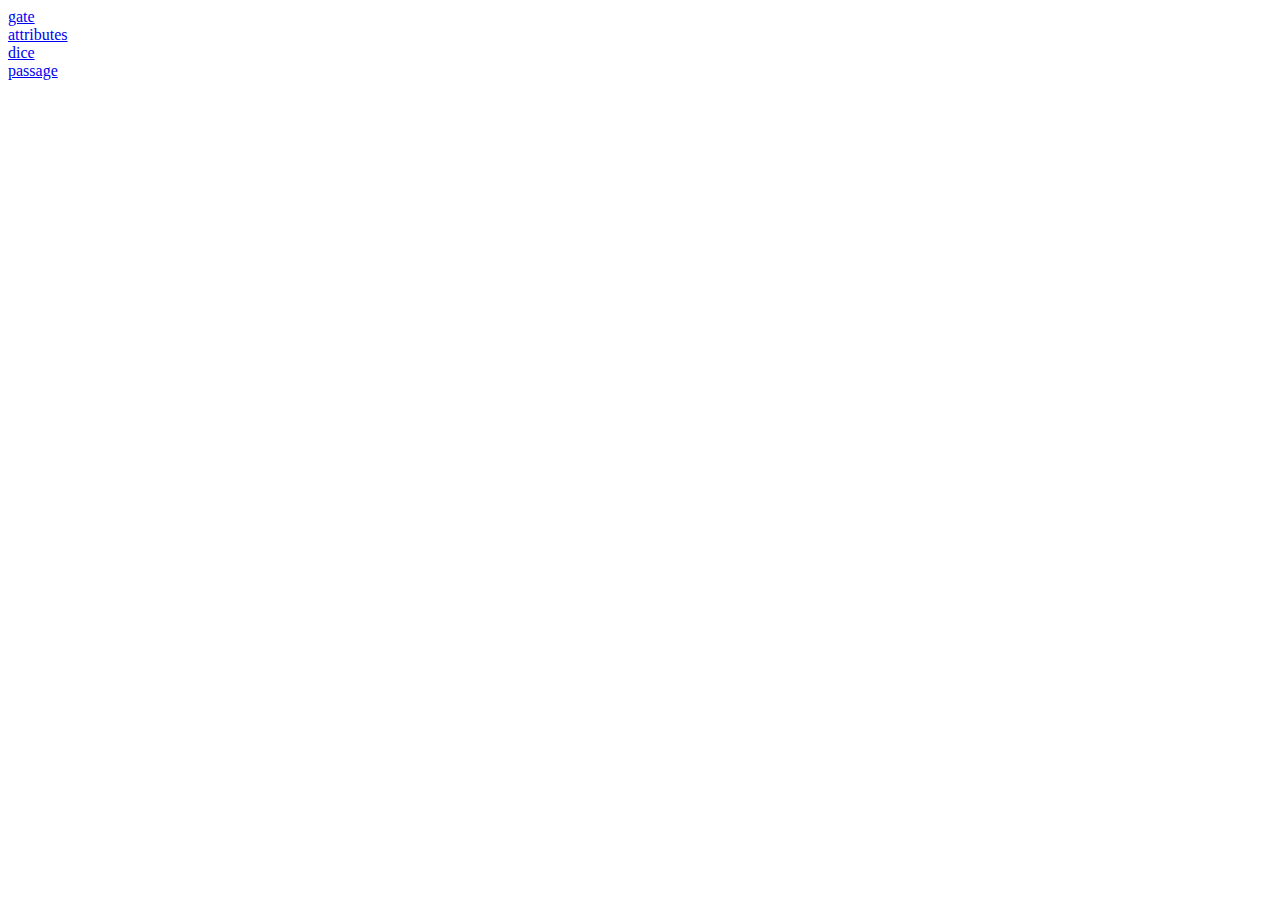
<file: index.html>
<!DOCTYPE html>
<html>

<body>
    <a href="gate.html">gate</a><br>
    <a href="attributes.html">attributes</a><br>
    <a href="dice.html">dice</a><br>
    <a href="passage.html">passage</a><br>
</body>
</file>
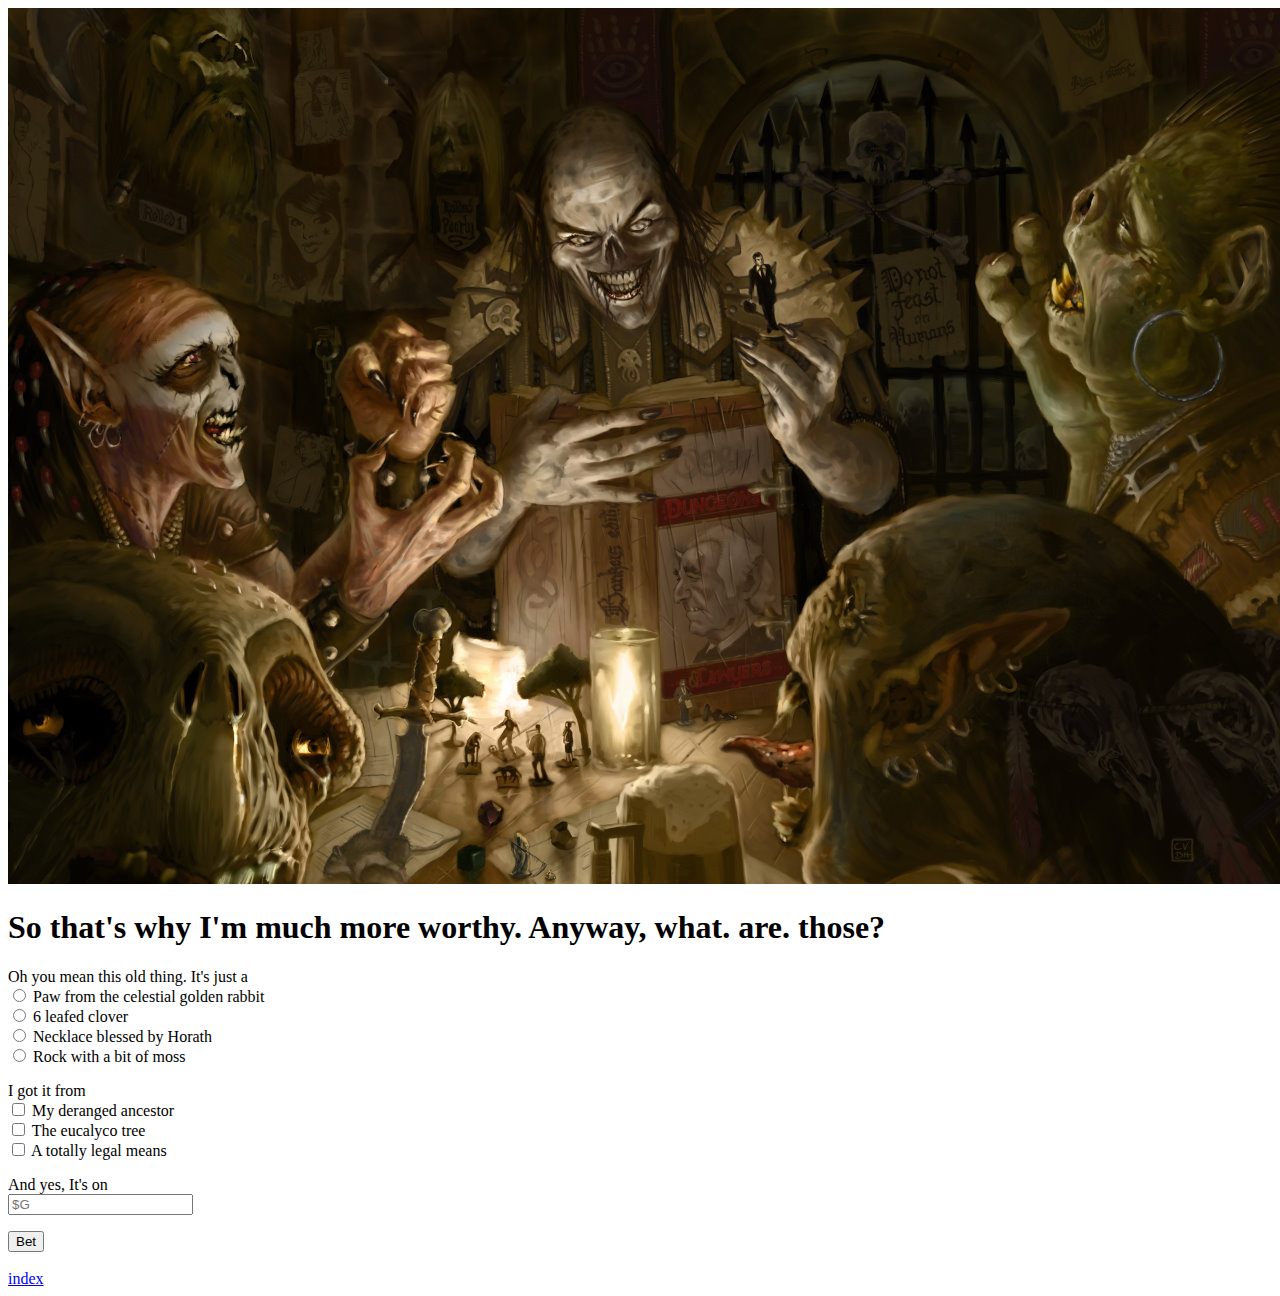
<file: attributes.html>
<!DOCTYPE html>
<html>

<head>
    <title>
        Meandering...
    </title>
    <link href="style.css" rel="stylesheet" type="text/css">
</head>

<body>
    <img src="picture/tavern.jpg" class="image">
    <h1>
        So that's why I'm much more worthy. Anyway, what. are. those?
    </h1>
    <script src="function.js">
    </script>
    <form action="dice.html" id="formAttributes">
        <p>Oh you mean this old thing. It's just a <br>
            <input type="radio" name="luck" value="1"> Paw from the celestial golden rabbit <br>
            <input type="radio" name="luck" value="2"> 6 leafed clover <br>
            <input type="radio" name="luck" value="1"> Necklace blessed by Horath <br>
            <input type="radio" name="luck" value="2"> Rock with a bit of moss <br>
        </p>

        <p>I got it from <br>
            <input type="checkbox" name="dexterity" value="1"> My deranged ancestor <br>
            <input type="checkbox" name="dexterity" value="2"> The eucalyco tree <br>
            <input type="checkbox" name="dexterity" value="3"> A totally legal means <br>
        </p>

        <p>And yes, It's on<br>
            <input type="number" placeholder="$G">
        </p>

        <div>
            <input type="submit" value="Bet" onclick="calculate()">
        </div>
    </form><br>

    <a href="index.html">index</a>
</body>

</html>
</file>
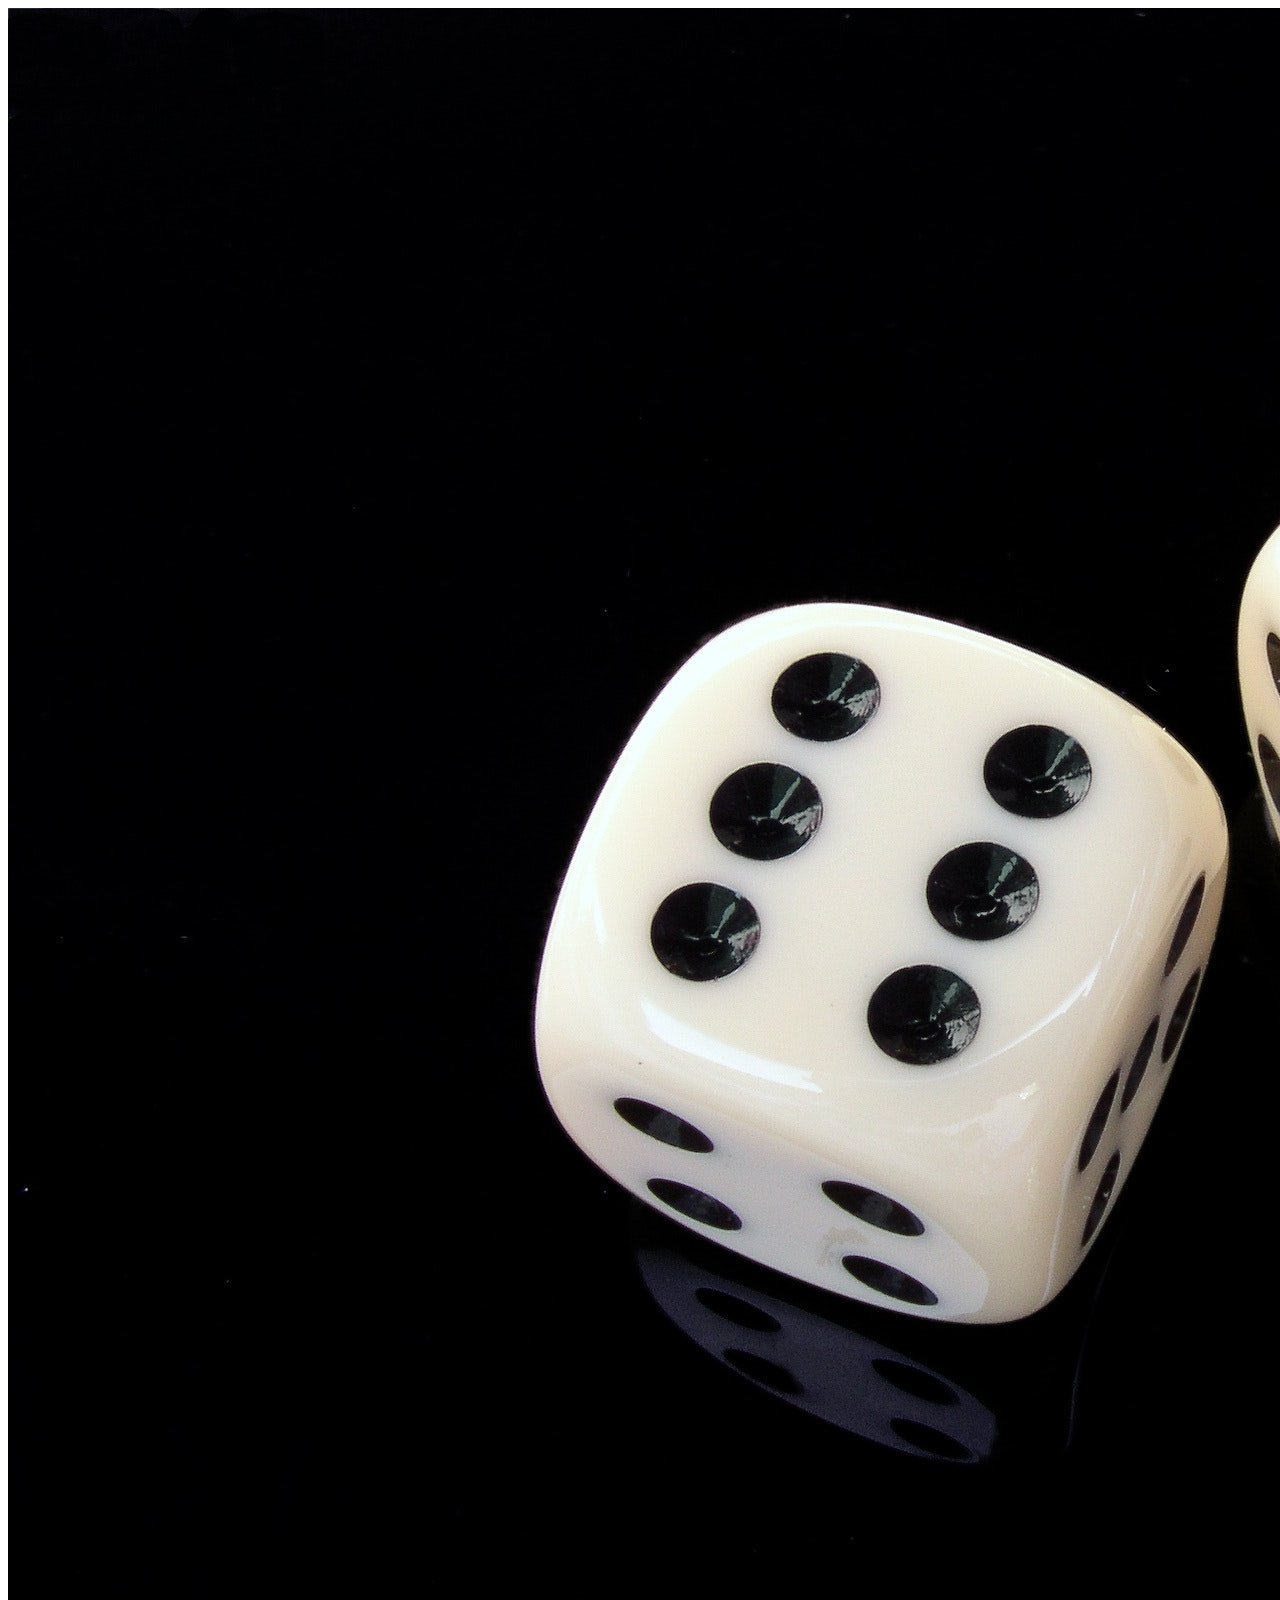
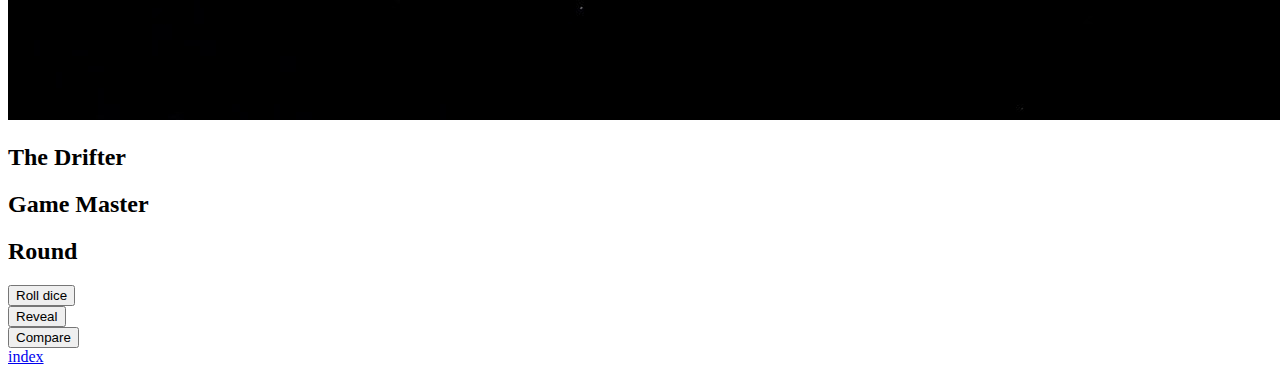
<file: dice.html>
<!DOCTYPE html>
<html>

<head>
    <title>
        Game on!
    </title>
    <link href="style.css" rel="stylesheet" type="text/css">
</head>

<body>
    <img src="picture/dice.jpg" class="image">
    <h2>
        The Drifter
    </h2>
    <p id="playerRoll">

    </p>

    <h2>
        Game Master
    </h2>
    <p id="hostRoll">
    
    </p>

    <h2>
        Round
    </h2>
    <p id="resultRoll">

    </p>

    <script src="function.js">
    </script>
    <button class="button" onclick="diceRoll()">Roll dice</button><br>
    <button class="button" onclick="reveal()">Reveal</button><br>
    <button class="button" onclick="compare()">Compare</button><br>
    
    <div>
        <a href="index.html">index</a>
    </div>  
</body>
</file>
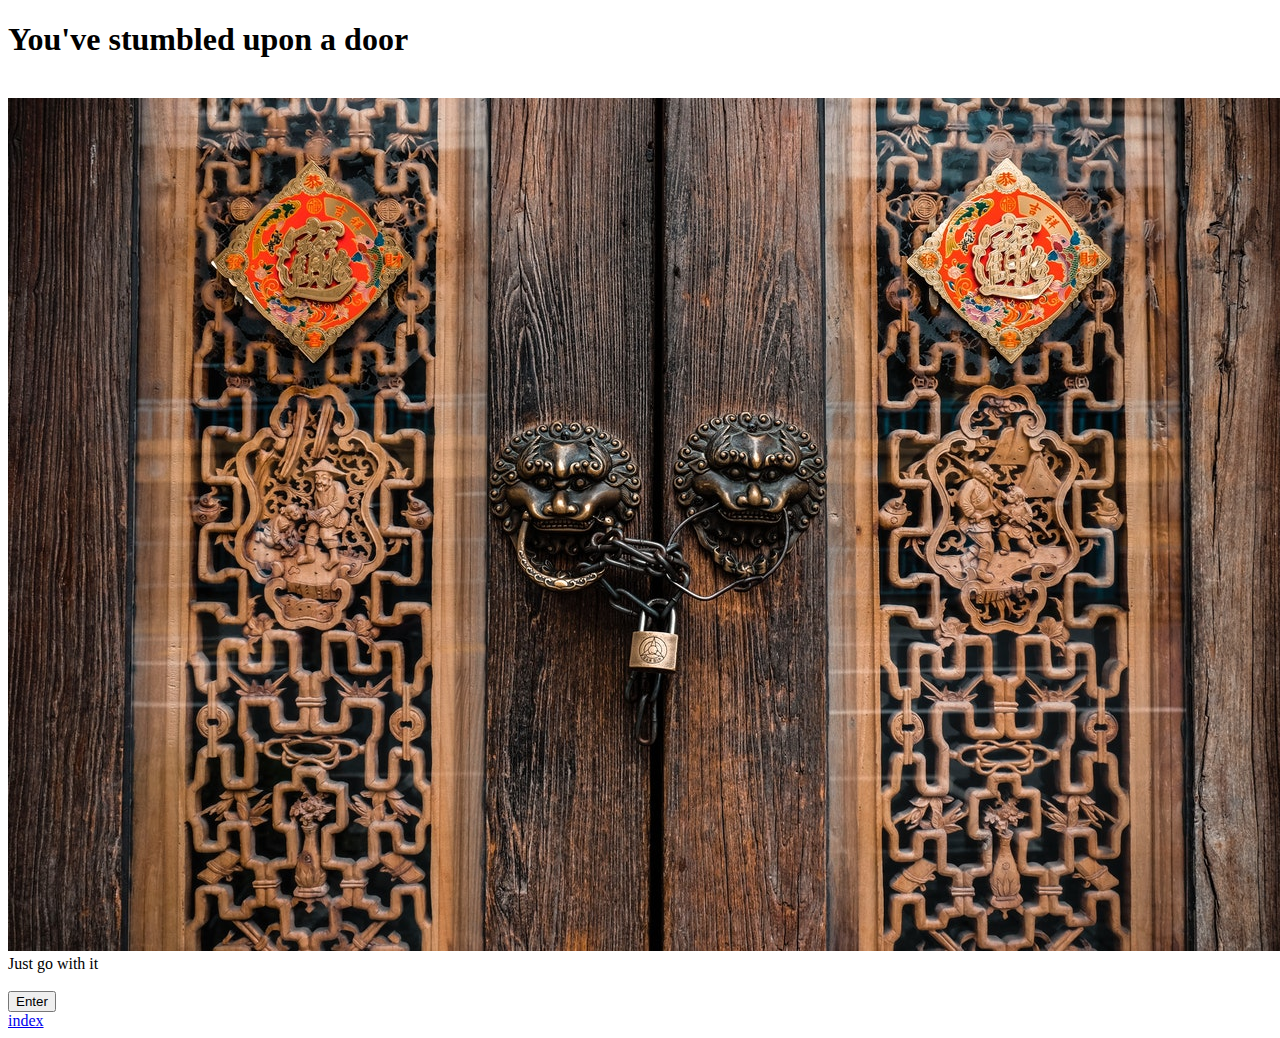
<file: gate.html>
<!DOCTYPE html>
<html>

<head>
    <title>
        Choice equals value
    </title>
    <link href="style.css" rel="stylesheet" type="text/css">
</head>

<body>
    <h1>
        You've stumbled upon a door 
    </h1> <br>
    <img src="picture/gate.jpg" class="image">
    <div>
        Just go with it
    </div> <br>
        
    <a href="attributes.html"><button class="button">Enter</button></a><br>
    <a href="index.html">index</a>
</body>
</file>
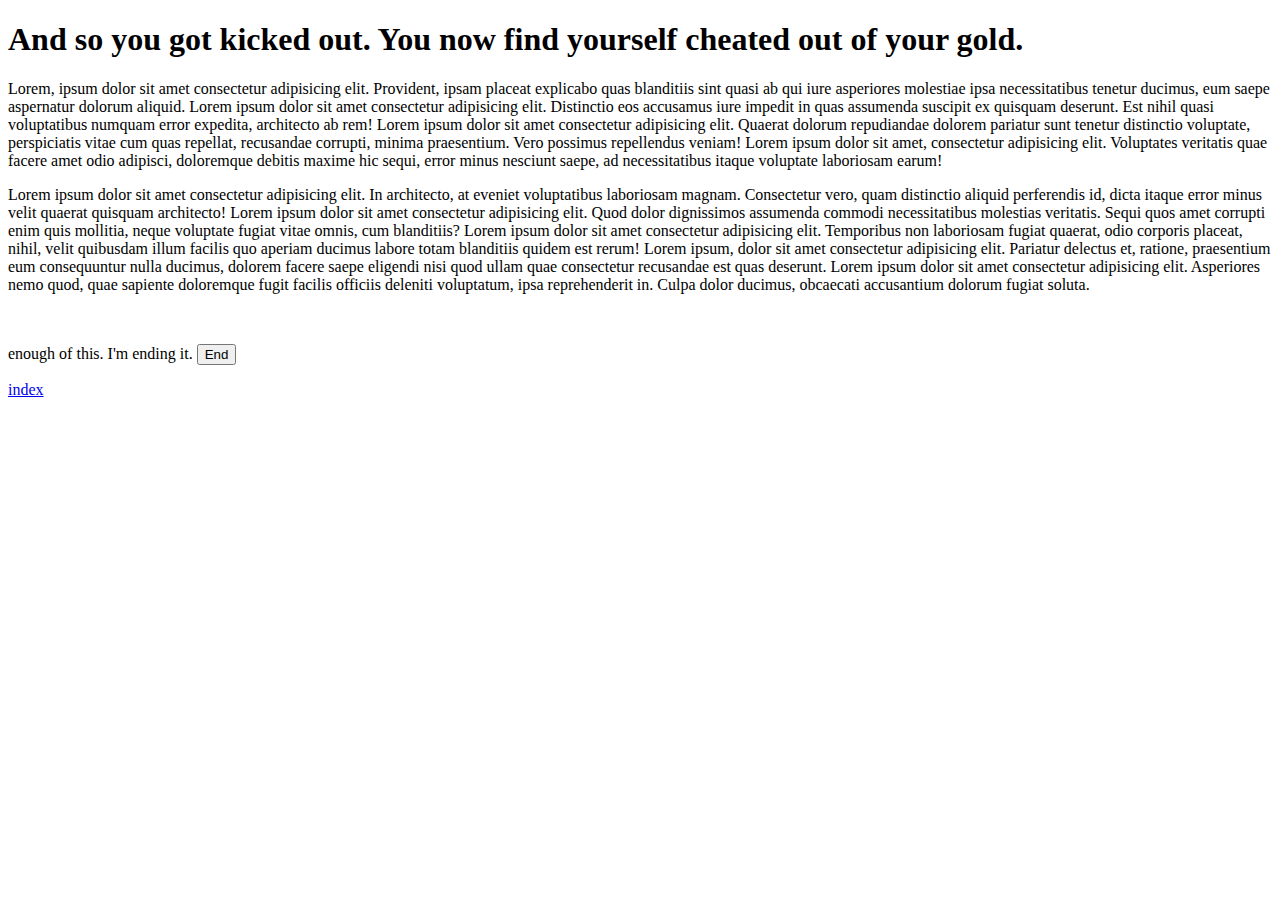
<file: passage.html>
<!DOCTYPE html>
<html>

<head>
    <title>
        WIP
    </title>
    <link href="style.css" rel="stylesheet" type="text/css">
</head>

<body>
    <h1>
        And so you got kicked out. You now find yourself cheated out of your gold.
    </h1>
    <p>
        Lorem, ipsum dolor sit amet consectetur adipisicing elit. Provident, ipsam placeat explicabo quas blanditiis sint quasi ab qui iure asperiores molestiae ipsa necessitatibus tenetur ducimus, eum saepe aspernatur dolorum aliquid. Lorem ipsum dolor sit amet consectetur adipisicing elit. Distinctio eos accusamus iure impedit in quas assumenda suscipit ex quisquam deserunt. Est nihil quasi voluptatibus numquam error expedita, architecto ab rem! Lorem ipsum dolor sit amet consectetur adipisicing elit. Quaerat dolorum repudiandae dolorem pariatur sunt tenetur distinctio voluptate, perspiciatis vitae cum quas repellat, recusandae corrupti, minima praesentium. Vero possimus repellendus veniam! Lorem ipsum dolor sit amet, consectetur adipisicing elit. Voluptates veritatis quae facere amet odio adipisci, doloremque debitis maxime hic sequi, error minus nesciunt saepe, ad necessitatibus itaque voluptate laboriosam earum!
    </p>
    <p>
        Lorem ipsum dolor sit amet consectetur adipisicing elit. In architecto, at eveniet voluptatibus laboriosam magnam. Consectetur vero, quam distinctio aliquid perferendis id, dicta itaque error minus velit quaerat quisquam architecto! Lorem ipsum dolor sit amet consectetur adipisicing elit. Quod dolor dignissimos assumenda commodi necessitatibus molestias veritatis. Sequi quos amet corrupti enim quis mollitia, neque voluptate fugiat vitae omnis, cum blanditiis? Lorem ipsum dolor sit amet consectetur adipisicing elit. Temporibus non laboriosam fugiat quaerat, odio corporis placeat, nihil, velit quibusdam illum facilis quo aperiam ducimus labore totam blanditiis quidem est rerum! Lorem ipsum, dolor sit amet consectetur adipisicing elit. Pariatur delectus et, ratione, praesentium eum consequuntur nulla ducimus, dolorem facere saepe eligendi nisi quod ullam quae consectetur recusandae est quas deserunt. Lorem ipsum dolor sit amet consectetur adipisicing elit. Asperiores nemo quod, quae sapiente doloremque fugit facilis officiis deleniti voluptatum, ipsa reprehenderit in. Culpa dolor ducimus, obcaecati accusantium dolorum fugiat soluta.
    </p><br>
    <p>
        enough of this. I'm ending it.
        <a href="index.html"><button class="button">End</button></a><br>
    </p>
    <a href="index.html">index</a>
</body>
</file>
<file: style.css>
/* !!!!!!!!!!!!!!!!!WIP!!!!!!!!!!!!!!!!!! */
</file>
